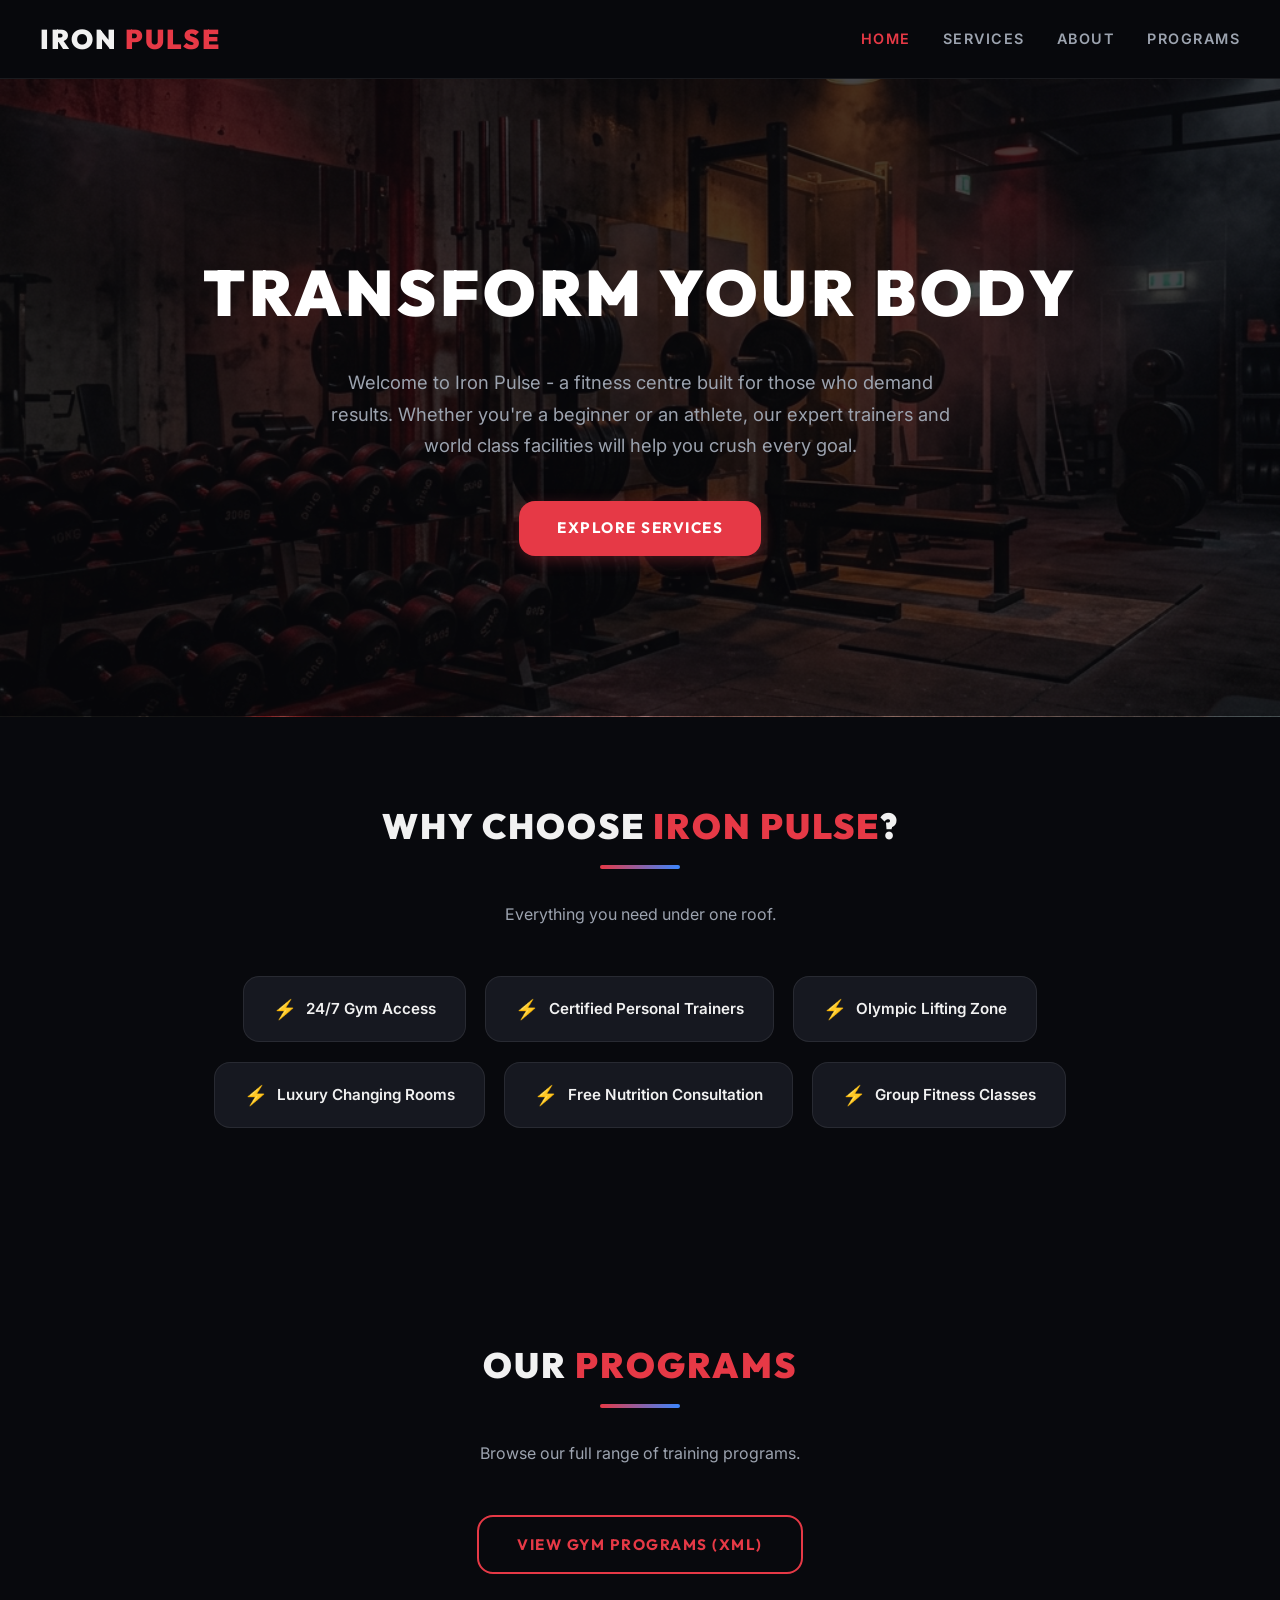
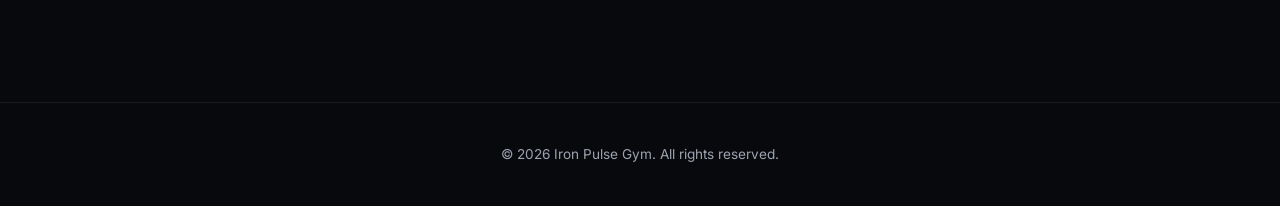
<file: index.html>
<!DOCTYPE html>
<html lang="en">

<head>
  <meta charset="UTF-8">
  <meta name="viewport" content="width=device-width, initial-scale=1.0">
  <meta name="description"
    content="Iron Pulse Gym — Premium fitness centre offering personal training, group classes, and nutrition plans. Transform your body today.">
  <title>Iron Pulse Gym : Home</title>
  <link rel="stylesheet" href="style.css">
</head>

<body>

  <!-- Sticky navigation bar with the logo and page links -->
  <nav class="navbar" id="main-nav">
    <div class="logo">Iron&nbsp;<span>Pulse</span></div>
    <!-- "active" class highlights the current page -->
    <ul class="nav-links">
      <li><a href="index.html" class="active">Home</a></li>
      <li><a href="services.html">Services</a></li>
      <li><a href="about.html">About</a></li>
      <li><a href="programs.xml">Programs</a></li>
    </ul>
  </nav>

  <!-- Hero banner — large intro area with a background image, heading, and CTA button -->
  <section class="hero hero-home" id="hero">
    <h1>Transform Your Body</h1>
    <p>
      Welcome to Iron Pulse - a fitness centre built for those
      who demand results. Whether you're a beginner or an athlete, our
      expert trainers and world class facilities will help you crush every goal.
    </p>
    <a href="services.html" class="btn btn-primary">Explore Services</a>
  </section>

  <!-- Features section — gym selling points displayed as pill-shaped items -->
  <section class="section" id="features">
    <h2 class="section-title">Why Choose <span>Iron Pulse</span>?</h2>
    <div class="divider"></div>
    <p class="section-subtitle">Everything you need under one roof.</p>

    <ul class="feature-list">
      <li><span class="icon">&#9889;</span> 24/7 Gym Access</li>
      <li><span class="icon">&#9889;</span> Certified Personal Trainers</li>
      <li><span class="icon">&#9889;</span> Olympic Lifting Zone</li>
      <li><span class="icon">&#9889;</span> Luxury Changing Rooms</li>
      <li><span class="icon">&#9889;</span> Free Nutrition Consultation</li>
      <li><span class="icon">&#9889;</span> Group Fitness Classes</li>
    </ul>
  </section>

  <!-- Programs CTA — links to the XML file which gets styled by the XSL stylesheet -->
  <section class="section" style="text-align:center;">
    <h2 class="section-title">Our <span>Programs</span></h2>
    <div class="divider"></div>
    <p class="section-subtitle">Browse our full range of training programs.</p>
    <a href="programs.xml" class="btn btn-outline">View Gym Programs (XML)</a>
  </section>

  <!-- Footer -->
  <footer class="footer" id="footer">
    <p>&copy; 2026 Iron Pulse Gym. All rights reserved.</p>
  </footer>

</body>

</html>
</file>
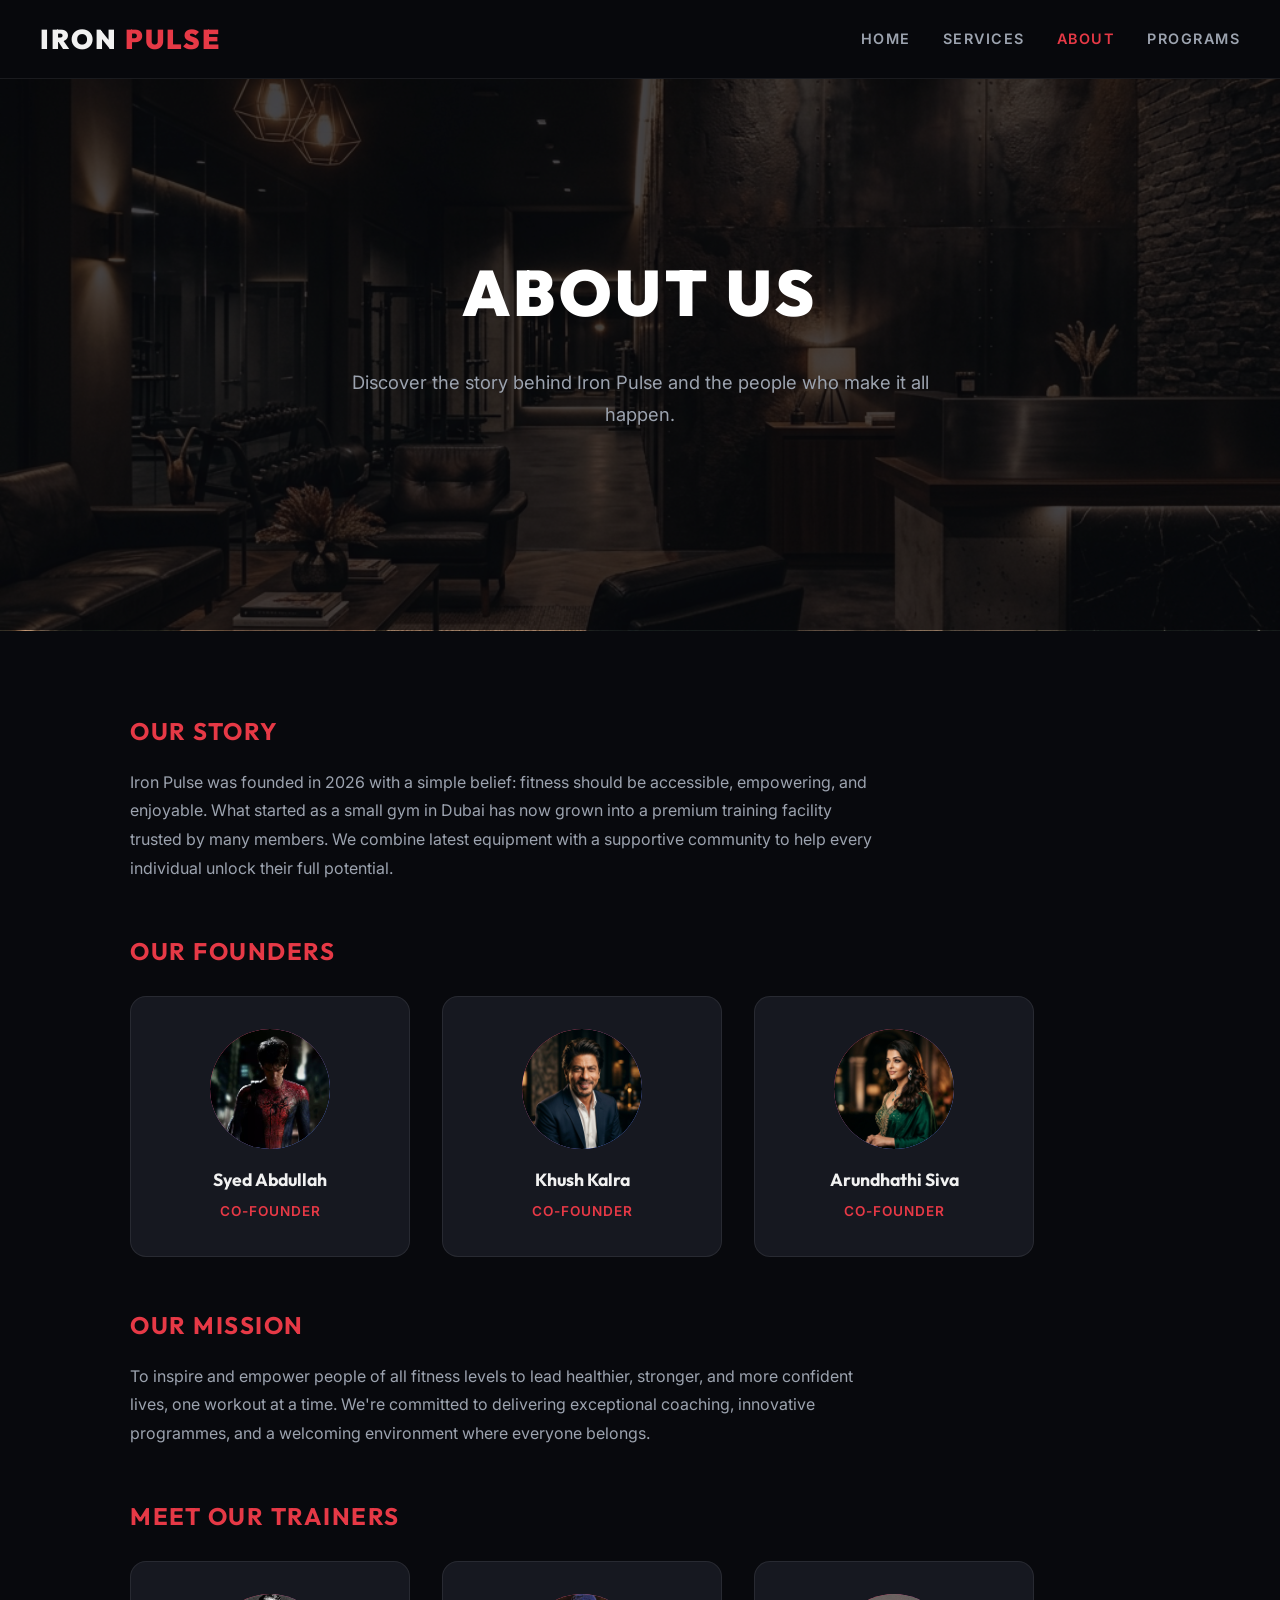
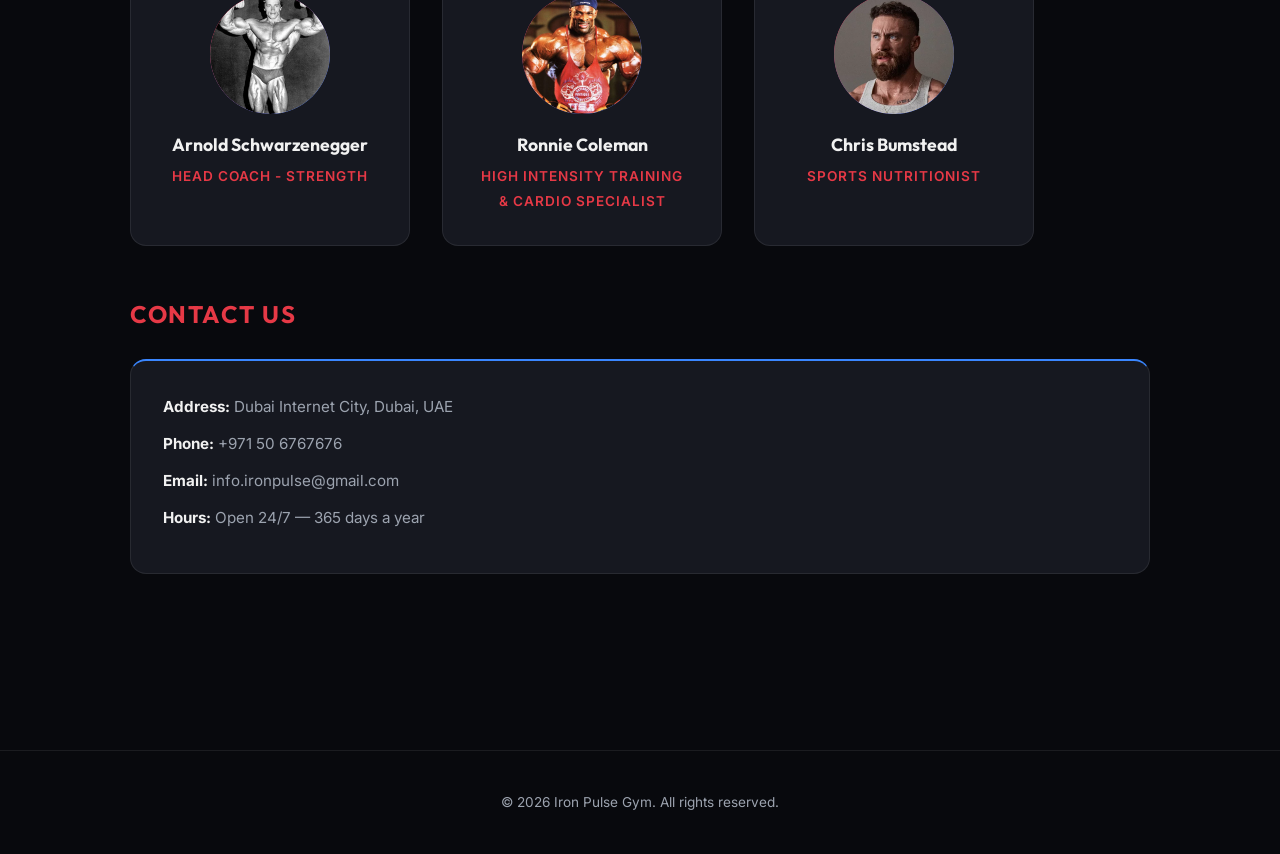
<file: about.html>
<!DOCTYPE html>
<html lang="en">

<head>
  <meta charset="UTF-8">
  <meta name="viewport" content="width=device-width, initial-scale=1.0">
  <meta name="description"
    content="Learn about Iron Pulse Gym — our story, mission, trainers, and how to get in touch.">
  <title>Iron Pulse Gym : About</title>
  <link rel="stylesheet" href="style.css">
</head>

<body>

  <!-- Navigation — "active" class is on About for this page -->
  <nav class="navbar" id="main-nav">
    <div class="logo">Iron&nbsp;<span>Pulse</span></div>
    <ul class="nav-links">
      <li><a href="index.html">Home</a></li>
      <li><a href="services.html">Services</a></li>
      <li><a href="about.html" class="active">About</a></li>
      <li><a href="programs.xml">Programs</a></li>
    </ul>
  </nav>

  <!-- Hero banner with the about-page background image -->
  <section class="hero hero-about" id="about-hero">
    <h1>About Us</h1>
    <p>
      Discover the story behind Iron Pulse and the people who make it all happen.
    </p>
  </section>

  <!-- Main about content — story, founders, mission, trainers, and contact info -->
  <section class="section" id="story">

    <!-- Our Story -->
    <div class="about-block">
      <h2>Our Story</h2>
      <p>
        Iron Pulse was founded in 2026 with a simple belief: fitness should be
        accessible, empowering, and enjoyable. What started as a small
        gym in Dubai has now grown into a premium training
        facility trusted by many members. We combine latest
        equipment with a supportive community to help every individual
        unlock their full potential.
      </p>
    </div>

    <!-- Founders — displayed as profile cards with initials -->
    <div class="about-block" id="founders">
      <h2>Our Founders</h2>
      <div class="trainers-grid">

        <div class="trainer-card">
          <div class="trainer-avatar">
            <img src="images/spiderman_new.webp" alt="Syed Abdullah">
          </div>
          <h4>Syed Abdullah</h4>
          <p class="role">Co-Founder</p>
        </div>

        <div class="trainer-card">
          <div class="trainer-avatar">
            <img src="images/shahrukh.png" alt="Khush Kalra">
          </div>
          <h4>Khush Kalra</h4>
          <p class="role">Co-Founder</p>
        </div>

        <div class="trainer-card">
          <div class="trainer-avatar">
            <img src="images/aishwarya.png" alt="Arundhathi Siva">
          </div>
          <h4>Arundhathi Siva</h4>
          <p class="role">Co-Founder</p>
        </div>

      </div>
    </div>

    <!-- Mission statement -->
    <div class="about-block" id="mission">
      <h2>Our Mission</h2>
      <p>
        To inspire and empower people of all fitness levels to lead healthier,
        stronger, and more confident lives, one workout at a time. We're
        committed to delivering exceptional coaching, innovative programmes,
        and a welcoming environment where everyone belongs.
      </p>
    </div>

    <!-- Trainers — coaching staff with their specialisations -->
    <div class="about-block" id="trainers">
      <h2>Meet Our Trainers</h2>
      <div class="trainers-grid">

        <div class="trainer-card">
          <div class="trainer-avatar">
            <img src="images/arnold.jpg" alt="Arnold Schwarzenegger">
          </div>
          <h4>Arnold Schwarzenegger</h4>
          <p class="role">Head Coach - Strength</p>
        </div>

        <div class="trainer-card">
          <div class="trainer-avatar">
            <img src="images/ronnie.jpg" alt="Ronnie Coleman">
          </div>
          <h4>Ronnie Coleman</h4>
          <p class="role">High intensity training &amp; Cardio Specialist</p>
        </div>

        <div class="trainer-card">
          <div class="trainer-avatar">
            <img src="images/cbum.png" alt="Chris Bumstead">
          </div>
          <h4>Chris Bumstead</h4>
          <p class="role">Sports Nutritionist</p>
        </div>

      </div>
    </div>

    <!-- Contact details -->
    <div class="about-block" id="contact">
      <h2>Contact Us</h2>
      <div class="contact-info">
        <p><strong>Address:</strong> Dubai Internet City, Dubai, UAE</p>
        <p><strong>Phone:</strong> +971 50 6767676</p>
        <p><strong>Email:</strong> info.ironpulse@gmail.com</p>
        <p><strong>Hours:</strong> Open 24/7 — 365 days a year</p>
      </div>
    </div>
  </section>

  <!-- Footer -->
  <footer class="footer" id="footer">
    <p>&copy; 2026 Iron Pulse Gym. All rights reserved.</p>
  </footer>

</body>

</html>
</file>
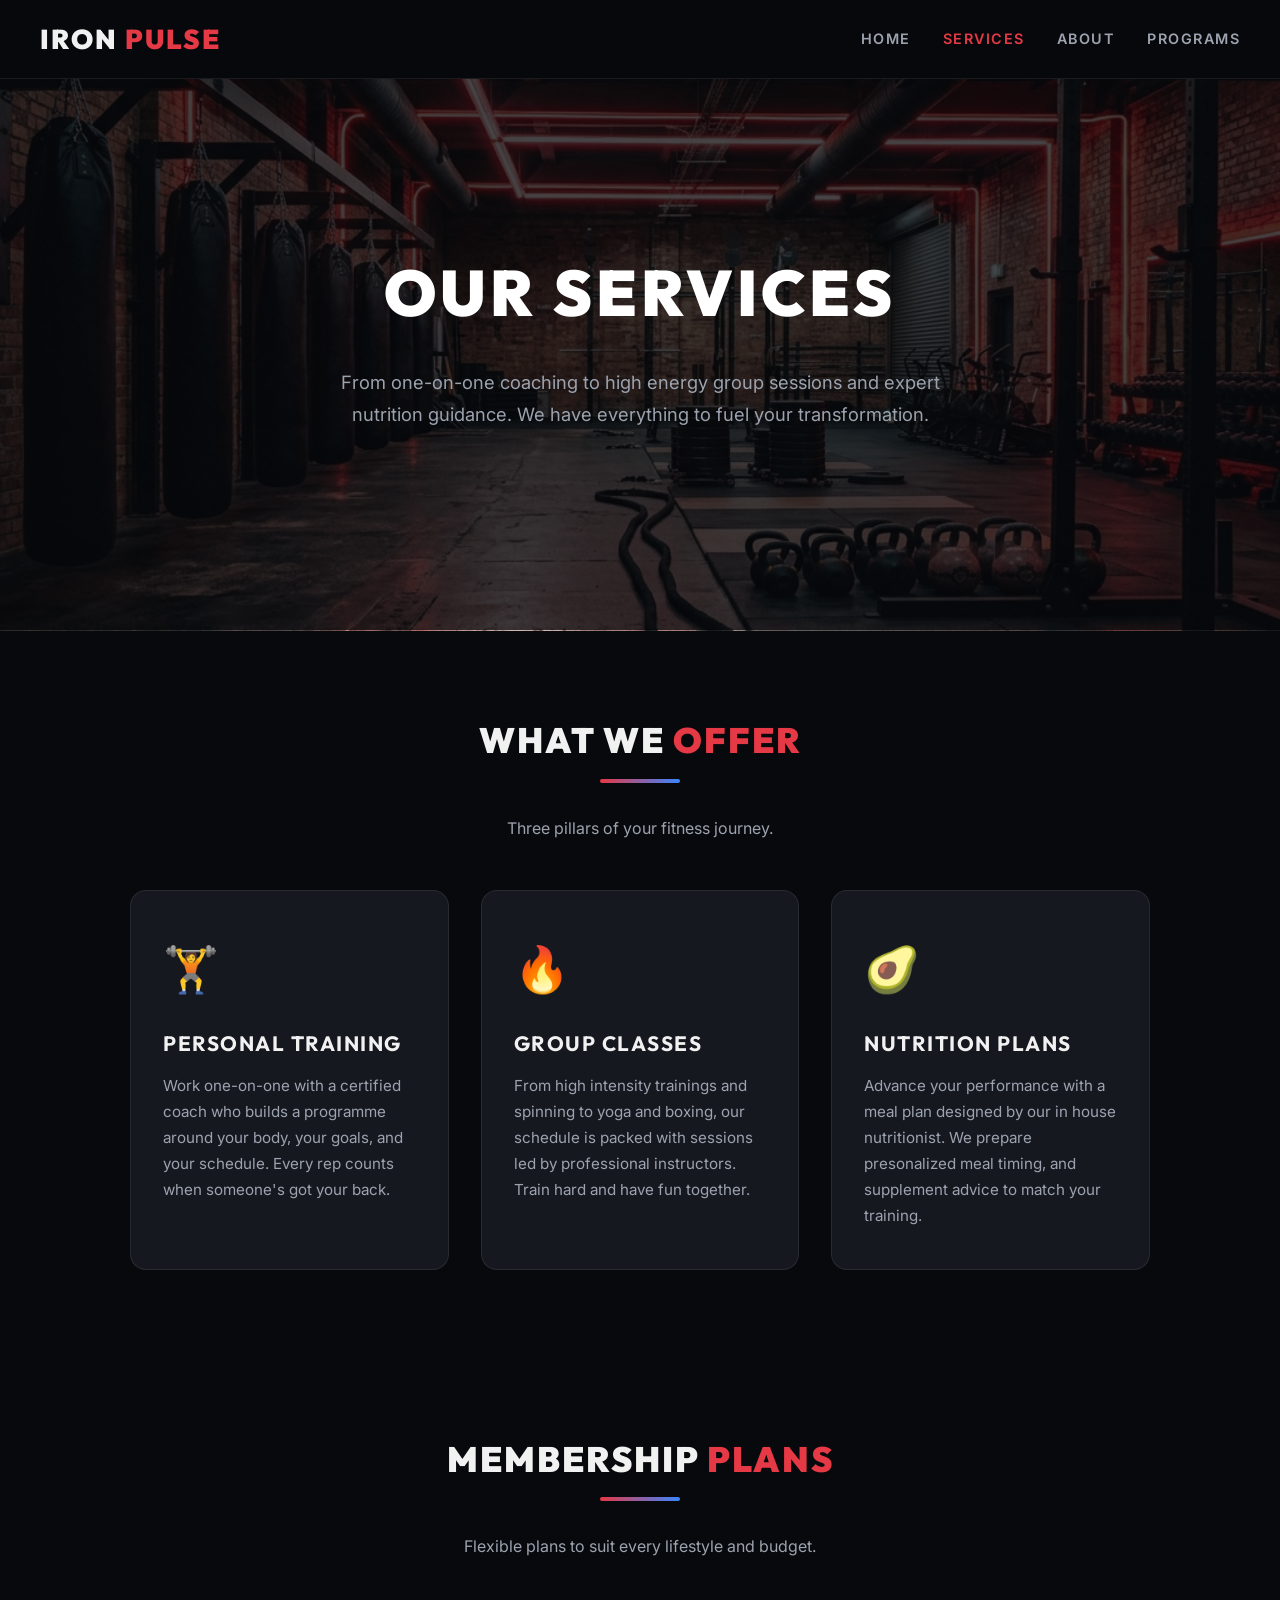
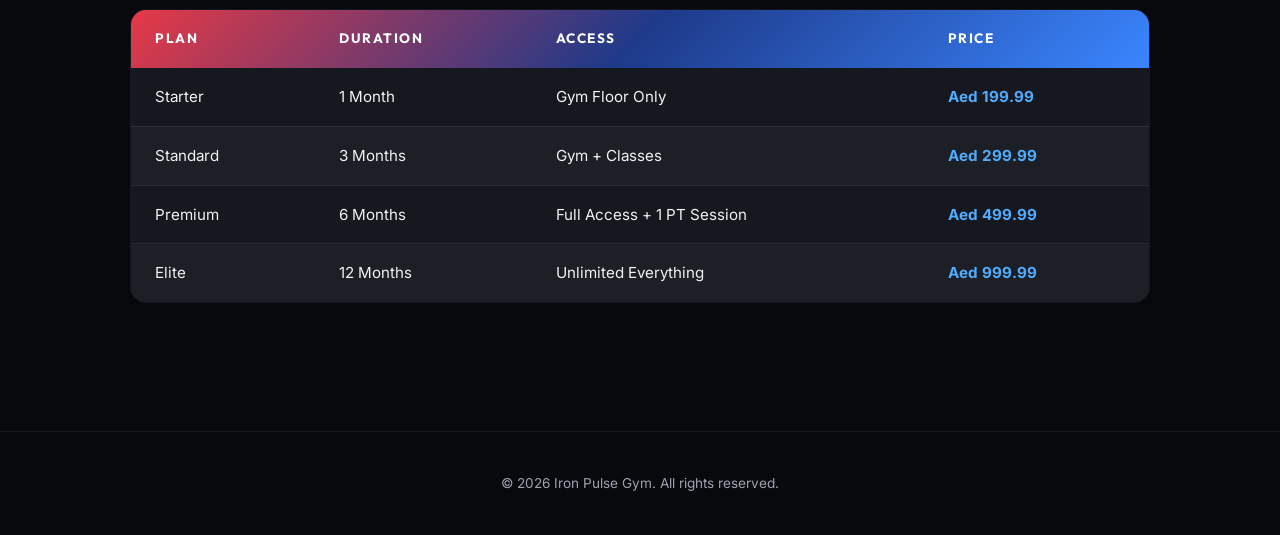
<file: services.html>
<!DOCTYPE html>
<html lang="en">

<head>
  <meta charset="UTF-8">
  <meta name="viewport" content="width=device-width, initial-scale=1.0">
  <meta name="description"
    content="Iron Pulse Gym services — Personal Training, Group Classes, and Nutrition Plans tailored to your goals.">
  <title>Iron Pulse Gym : Services</title>
  <link rel="stylesheet" href="style.css">
</head>

<body>

  <!-- Navigation — "active" class is on Services for this page -->
  <nav class="navbar" id="main-nav">
    <div class="logo">Iron&nbsp;<span>Pulse</span></div>
    <ul class="nav-links">
      <li><a href="index.html">Home</a></li>
      <li><a href="services.html" class="active">Services</a></li>
      <li><a href="about.html">About</a></li>
      <li><a href="programs.xml">Programs</a></li>
    </ul>
  </nav>

  <!-- Hero banner with the services-specific background image -->
  <section class="hero hero-services" id="services-hero">
    <h1>Our Services</h1>
    <p>
      From one-on-one coaching to high energy group sessions and expert nutrition
      guidance. We have everything to fuel your transformation.
    </p>
  </section>

  <!-- Three service cards in a responsive flex grid -->
  <section class="section" id="services">
    <h2 class="section-title">What We <span>Offer</span></h2>
    <div class="divider"></div>
    <p class="section-subtitle">Three pillars of your fitness journey.</p>

    <div class="cards-grid">

      <!-- Card 1 — Personal Training -->
      <div class="card" id="card-pt">
        <div class="card-icon">&#127947;</div>
        <h3>Personal Training</h3>
        <p>
          Work one-on-one with a certified coach who builds a programme
          around your body, your goals, and your schedule. Every rep counts
          when someone's got your back.
        </p>
      </div>

      <!-- Card 2 — Group Classes -->
      <div class="card" id="card-classes">
        <div class="card-icon">&#128293;</div>
        <h3>Group Classes</h3>
        <p>
          From high intensity trainings and spinning to yoga and boxing, our schedule is
          packed with sessions led by professional instructors. Train hard
          and have fun together.
        </p>
      </div>

      <!-- Card 3 — Nutrition Plans -->
      <div class="card" id="card-nutrition">
        <div class="card-icon">&#129361;</div>
        <h3>Nutrition Plans</h3>
        <p>
          Advance your performance with a meal plan designed by our in house
          nutritionist. We prepare presonalized meal timing, and supplement
          advice to match your training.
        </p>
      </div>

    </div>
  </section>

  <!-- Membership table — four pricing tiers shown in a responsive table -->
  <section class="section" id="membership">
    <h2 class="section-title">Membership <span>Plans</span></h2>
    <div class="divider"></div>
    <p class="section-subtitle">Flexible plans to suit every lifestyle and budget.</p>

    <div class="table-container">
      <table id="membership-table">
        <thead>
          <tr>
            <th>Plan</th>
            <th>Duration</th>
            <th>Access</th>
            <th>Price</th>
          </tr>
        </thead>
        <tbody>
          <tr>
            <td>Starter</td>
            <td>1 Month</td>
            <td>Gym Floor Only</td>
            <td>Aed 199.99</td>
          </tr>
          <tr>
            <td>Standard</td>
            <td>3 Months</td>
            <td>Gym + Classes</td>
            <td>Aed 299.99</td>
          </tr>
          <tr>
            <td>Premium</td>
            <td>6 Months</td>
            <td>Full Access + 1 PT Session</td>
            <td>Aed 499.99</td>
          </tr>
          <tr>
            <td>Elite</td>
            <td>12 Months</td>
            <td>Unlimited Everything</td>
            <td>Aed 999.99</td>
          </tr>
        </tbody>
      </table>
    </div>
  </section>

  <!-- Footer -->
  <footer class="footer" id="footer">
    <p>&copy; 2026 Iron Pulse Gym. All rights reserved.</p>
  </footer>

</body>

</html>
</file>
<file: style.css>
/* 
   GENERAL STYLES
   Shared across all pages — fonts, variables,
   resets, navbar, hero, buttons, footer, etc.
*/


/* 1. GOOGLE FONTS — Inter for body, Outfit for headings */
@import url('https://fonts.googleapis.com/css2?family=Inter:wght@400;600;700;900&family=Outfit:wght@400;600;700;800;900&display=swap');


/* 2. CSS VARIABLES — our colour palette and spacing values */
:root {
  --bg-dark: #08090d;
  --bg-card: #161820;
  --bg-card-hover: #1e212c;

  --accent: #e63946;
  --accent-gold: #f0a500;
  --accent-blue: #3a86ff;
  --accent-blue-glow: #4facfe;
  --accent-blue-deep: #1e3a8a;

  --text-primary: #f1f1f1;
  --text-secondary: #9ca3af;
  --border-color: rgba(255, 255, 255, 0.08);

  --shadow: 0 8px 32px rgba(0, 0, 0, 0.45);
  --radius: 16px;
  --radius-sm: 8px;
  --transition: 0.3s ease;
}

/* 3. ANIMATION — simple fade-in on page load */
@keyframes fadeInUp {
  from {
    opacity: 0;
    transform: translateY(20px);
  }

  to {
    opacity: 1;
    transform: translateY(0);
  }
}

/* 4. GLOBAL RESET & BASE STYLES */

*,
*::before,
*::after {
  margin: 0;
  padding: 0;
  box-sizing: border-box;
}

html {
  scroll-behavior: smooth;
}

body {
  font-family: 'Inter', sans-serif;
  background-color: var(--bg-dark);
  color: var(--text-primary);
  line-height: 1.7;
  min-height: 100vh;
  overflow-x: hidden;
}

a {
  color: var(--accent);
  text-decoration: none;
  transition: color var(--transition);
}

a:hover {
  color: var(--accent-gold);
}

img {
  max-width: 100%;
  display: block;
}

/* 5. NAVIGATION BAR — stays at the top of the page */

.navbar {
  display: flex;
  justify-content: space-between;
  align-items: center;
  padding: 1rem 2.5rem;
  background: rgba(8, 9, 13, 0.95);
  border-bottom: 1px solid var(--border-color);
  position: sticky;
  top: 0;
  z-index: 100;
}

/* logo text styling */
.navbar .logo {
  font-family: 'Outfit', sans-serif;
  font-size: 1.7rem;
  font-weight: 900;
  letter-spacing: 2px;
  text-transform: uppercase;
  color: var(--text-primary);
}

/* the "Pulse" part of the logo gets the accent colour */
.navbar .logo span {
  color: var(--accent);
}

/* navigation links row */
.nav-links {
  display: flex;
  list-style: none;
  gap: 2rem;
}

.nav-links a {
  color: var(--text-secondary);
  font-weight: 600;
  font-size: 0.9rem;
  text-transform: uppercase;
  letter-spacing: 1.5px;
  padding: 0.4rem 0;
  transition: color var(--transition);
}

/* simple colour change on hover */
.nav-links a:hover {
  color: var(--text-primary);
}

/* highlight the current page link in red */
.nav-links a.active {
  color: var(--accent);
}

/* 6. HERO BANNER — full-width centred banner with background image */

.hero {
  display: flex;
  flex-direction: column;
  align-items: center;
  justify-content: center;
  text-align: center;
  padding: 10rem 2rem;
  border-bottom: 1px solid var(--border-color);
  background-size: cover;
  background-position: center;
  background-repeat: no-repeat;
  position: relative;
}

/* dark overlay so text stays readable over any background image */
.hero::before {
  content: '';
  position: absolute;
  top: 0;
  left: 0;
  right: 0;
  bottom: 0;
  background: rgba(8, 9, 13, 0.75);
  z-index: 0;
}

/* hero children sit above the dark overlay */
.hero>* {
  position: relative;
  z-index: 1;
}

/* each page has its own hero background */
.hero-home {
  background-image: url('images/hero-home.png');
}

.hero-services {
  background-image: url('images/hero-services.png');
}

.hero-about {
  background-image: url('images/hero-about.png');
}

/* main heading — large, bold, white */
.hero h1 {
  font-family: 'Outfit', sans-serif;
  font-size: 4rem;
  font-weight: 900;
  text-transform: uppercase;
  letter-spacing: 4px;
  margin-bottom: 1.2rem;
  color: #ffffff;
  animation: fadeInUp 0.8s ease both;
}

/* subtitle text below the heading */
.hero p {
  max-width: 620px;
  color: var(--text-secondary);
  font-size: 1.15rem;
  margin-bottom: 2.5rem;
  animation: fadeInUp 0.8s ease 0.2s both;
}

/* 7. BUTTONS — primary (solid) and outline variants */

.btn {
  display: inline-block;
  padding: 0.9rem 2.4rem;
  font-family: 'Outfit', sans-serif;
  font-size: 0.95rem;
  font-weight: 700;
  text-transform: uppercase;
  letter-spacing: 1.5px;
  border: none;
  border-radius: var(--radius);
  cursor: pointer;
  transition: all var(--transition);
  animation: fadeInUp 0.8s ease 0.4s both;
}

/* solid red button */
.btn-primary {
  background: var(--accent);
  color: #fff;
  box-shadow: 0 4px 15px rgba(230, 57, 70, 0.3);
}

.btn-primary:hover {
  background: #ff1a2e;
  color: #fff;
  transform: translateY(-3px);
  box-shadow: 0 6px 20px rgba(230, 57, 70, 0.4);
}

/* transparent button with red border */
.btn-outline {
  background: transparent;
  color: var(--accent);
  border: 2px solid var(--accent);
}

.btn-outline:hover {
  background: var(--accent);
  color: #fff;
  transform: translateY(-3px);
}

/* 8. REUSABLE SECTION LAYOUT */

.section {
  padding: 5rem 2.5rem;
  max-width: 1100px;
  margin: 0 auto;
  animation: fadeInUp 0.8s ease both;
}

/* section heading */
.section-title {
  font-family: 'Outfit', sans-serif;
  font-size: 2.2rem;
  font-weight: 900;
  text-transform: uppercase;
  letter-spacing: 2px;
  margin-bottom: 0.5rem;
  text-align: center;
}

/* the highlighted word inside section titles uses accent red */
.section-title span {
  color: var(--accent);
}

/* smaller text below the section title */
.section-subtitle {
  text-align: center;
  color: var(--text-secondary);
  margin-bottom: 3rem;
  font-size: 1rem;
}

/* 9. DIVIDER — small coloured bar under section titles */

.divider {
  width: 80px;
  height: 4px;
  background: linear-gradient(90deg, var(--accent), var(--accent-blue));
  border-radius: 4px;
  margin: 0 auto 2rem;
}

/* 10. FOOTER */

.footer {
  text-align: center;
  padding: 2.5rem 2rem;
  border-top: 1px solid var(--border-color);
  color: var(--text-secondary);
  font-size: 0.85rem;
  margin-top: 3rem;
}

/* 
   INDEX PAGE STYLES
   Styles specific to the homepage (index.html)
*/

/* 11. FEATURE LIST — pill-shaped selling points on the homepage */

.feature-list {
  list-style: none;
  display: flex;
  flex-wrap: wrap;
  gap: 1.2rem;
  justify-content: center;
  margin-bottom: 3rem;
}

/* each feature pill — dark card style */
.feature-list li {
  background: var(--bg-card);
  border: 1px solid var(--border-color);
  border-radius: var(--radius);
  padding: 1rem 1.8rem;
  font-weight: 600;
  font-size: 0.95rem;
  transition: all var(--transition);
  display: flex;
  align-items: center;
  gap: 0.6rem;
}

/* hover: blue border and slight lift */
.feature-list li:hover {
  border-color: var(--accent-blue);
  transform: translateY(-4px);
  box-shadow: 0 4px 15px rgba(58, 134, 255, 0.15);
}

/* icon colour inside feature pills */
.feature-list li .icon {
  color: var(--accent-blue-glow);
  font-size: 1.2rem;
}

/* 
   SERVICES PAGE STYLES
   Styles specific to the services page (services.html)
*/

/* 12. MEMBERSHIP TABLE — pricing plans on the services page */

.table-container {
  overflow-x: auto;
  margin-top: 2rem;
}

table {
  width: 100%;
  border-collapse: collapse;
  background: var(--bg-card);
  border-radius: var(--radius);
  overflow: hidden;
  box-shadow: var(--shadow);
  border: 1px solid var(--border-color);
}

/* table header — gradient background */
thead {
  background: linear-gradient(135deg, var(--accent), var(--accent-blue-deep), var(--accent-blue));
}

thead th {
  padding: 1.1rem 1.5rem;
  text-align: left;
  font-family: 'Outfit', sans-serif;
  font-weight: 700;
  text-transform: uppercase;
  letter-spacing: 1.5px;
  font-size: 0.85rem;
  color: #fff;
}

tbody td {
  padding: 1rem 1.5rem;
  border-bottom: 1px solid var(--border-color);
  font-size: 0.95rem;
}

tbody tr:last-child td {
  border-bottom: none;
}

/* alternate row shading for readability */
tbody tr:nth-child(even) {
  background: rgba(255, 255, 255, 0.03);
}

/* subtle highlight when hovering a row */
tbody tr:hover {
  background: rgba(58, 134, 255, 0.08);
}

/* price column stands out in blue */
tbody td:last-child {
  color: var(--accent-blue-glow);
  font-weight: 700;
}

/* 13. SERVICE CARDS — three cards in a row on the services page */

.cards-grid {
  display: flex;
  flex-wrap: wrap;
  gap: 2rem;
  justify-content: center;
}

.card {
  background: var(--bg-card);
  border: 1px solid var(--border-color);
  border-radius: var(--radius);
  padding: 2.5rem 2rem;
  flex: 1 1 280px;
  max-width: 340px;
  transition: all var(--transition);
}

/* hover: blue border, lift up, and shadow */
.card:hover {
  border-color: var(--accent-blue);
  transform: translateY(-6px);
  box-shadow: 0 8px 30px rgba(58, 134, 255, 0.12);
  background: var(--bg-card-hover);
}

/* emoji / icon at the top of each card */
.card-icon {
  font-size: 2.8rem;
  margin-bottom: 1.2rem;
}

.card h3 {
  font-family: 'Outfit', sans-serif;
  font-size: 1.3rem;
  font-weight: 700;
  margin-bottom: 0.75rem;
  text-transform: uppercase;
  letter-spacing: 1.5px;
}

.card p {
  color: var(--text-secondary);
  font-size: 0.95rem;
  line-height: 1.7;
}

/* 
   ABOUT PAGE STYLES
   Styles specific to the about page (about.html)
*/

/* 14. ABOUT BLOCKS — mission, team, contact sections */

.about-block {
  margin-bottom: 3rem;
}

/* sub-headings in the about page — accent red */
.about-block h2 {
  font-family: 'Outfit', sans-serif;
  font-size: 1.5rem;
  font-weight: 700;
  margin-bottom: 1rem;
  text-transform: uppercase;
  letter-spacing: 1.5px;
  color: var(--accent);
}

.about-block p {
  color: var(--text-secondary);
  font-size: 1rem;
  line-height: 1.8;
  max-width: 750px;
}

/* team member cards laid out in a row */
.trainers-grid {
  display: flex;
  flex-wrap: wrap;
  gap: 2rem;
  margin-top: 1.5rem;
}

.trainer-card {
  background: var(--bg-card);
  border: 1px solid var(--border-color);
  border-radius: var(--radius);
  padding: 2rem;
  flex: 1 1 220px;
  max-width: 280px;
  text-align: center;
  transition: all var(--transition);
}

/* hover: blue border and lift */
.trainer-card:hover {
  border-color: var(--accent-blue);
  transform: translateY(-6px);
  box-shadow: 0 8px 25px rgba(58, 134, 255, 0.15);
}

/* circular avatar with gradient background */
.trainer-avatar {
  width: 120px;
  height: 120px;
  border-radius: 50%;
  background: linear-gradient(135deg, var(--accent), var(--accent-blue));
  margin: 0 auto 1rem;
  display: flex;
  align-items: center;
  justify-content: center;
  font-family: 'Outfit', sans-serif;
  font-size: 1.8rem;
  font-weight: 900;
  color: #fff;
  overflow: hidden;
}

/* when there's a photo inside the avatar circle */
.trainer-avatar img {
  width: 100%;
  height: 100%;
  object-fit: cover;
  object-position: top center;
  border-radius: 50%;
}

.trainer-card h4 {
  font-family: 'Outfit', sans-serif;
  font-size: 1.1rem;
  margin-bottom: 0.3rem;
}

/* role label shown below the name */
.trainer-card .role {
  color: var(--accent);
  font-size: 0.85rem;
  font-weight: 600;
  text-transform: uppercase;
  letter-spacing: 1px;
}

/* contact info box with a blue top border */
.contact-info {
  background: var(--bg-card);
  border: 1px solid var(--border-color);
  border-top: 2px solid var(--accent-blue);
  border-radius: var(--radius);
  padding: 2rem;
  margin-top: 1.5rem;
}

.contact-info p {
  color: var(--text-secondary);
  margin-bottom: 0.6rem;
  font-size: 0.95rem;
}

.contact-info strong {
  color: var(--text-primary);
}
</file>
